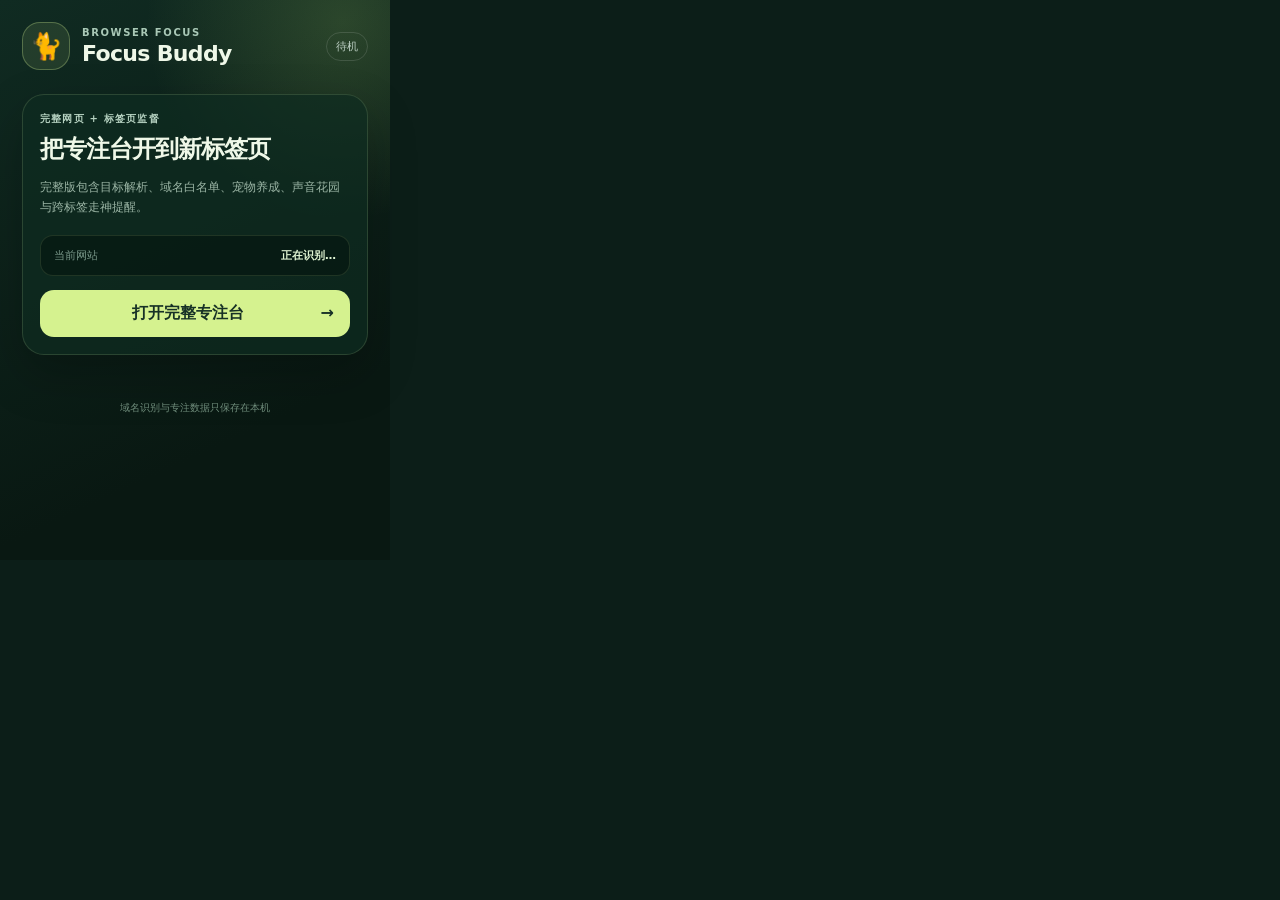
<file: browser_extension_standalone/popup.html>
<!doctype html>
<html lang="zh-CN">
  <head>
    <meta charset="utf-8" />
    <meta name="viewport" content="width=device-width, initial-scale=1" />
    <title>Focus Buddy</title>
    <link rel="stylesheet" href="popup.css" />
  </head>
  <body>
    <main>
      <header>
        <div class="brand-cat">🐈</div>
        <div>
          <p class="eyebrow">BROWSER FOCUS</p>
          <h1>Focus Buddy</h1>
        </div>
        <span id="status-pill">待机</span>
      </header>

      <section id="launcher">
        <p class="launcher-kicker">完整网页 + 标签页监督</p>
        <h2>把专注台开到新标签页</h2>
        <p class="launcher-copy">
          完整版包含目标解析、域名白名单、宠物养成、声音花园与跨标签走神提醒。
        </p>
        <div class="current-site">
          <span>当前网站</span>
          <b id="current-domain">正在识别…</b>
        </div>
        <button id="open-focus" class="primary">打开完整专注台 <span>→</span></button>
      </section>

      <section id="session" hidden>
        <p id="session-goal" class="session-goal"></p>
        <div id="timer" class="timer">25:00</div>
        <p id="domain-summary" class="domain-summary"></p>
        <div class="stats">
          <span>偏航 <b id="drifts">0</b></span>
          <span>猫币 <b id="coins">0</b></span>
          <span>累计 <b id="total-minutes">0</b> 分钟</span>
        </div>
        <button id="open-session" class="primary secondary-primary">查看完整专注台</button>
        <div class="actions">
          <button id="pause">暂停</button>
          <button id="stop" class="danger">结束</button>
        </div>
      </section>

      <p id="message" role="status"></p>
      <footer>域名识别与专注数据只保存在本机</footer>
    </main>
    <script src="popup.js"></script>
  </body>
</html>
</file>
<file: browser_extension_standalone/popup.css>
:root {
  color-scheme: dark;
  font-family: Inter, "Microsoft YaHei", system-ui, sans-serif;
  color: #eff8e8;
  background: #0c1e18;
}

* { box-sizing: border-box; }

body {
  width: 390px;
  min-height: 560px;
  margin: 0;
  background:
    radial-gradient(circle at 88% 4%, rgba(190, 235, 116, 0.17), transparent 31%),
    linear-gradient(155deg, #102b22, #091812 74%);
}

main { padding: 22px; }

header {
  display: grid;
  grid-template-columns: auto 1fr auto;
  align-items: center;
  gap: 12px;
  margin-bottom: 24px;
}

.brand-cat {
  display: grid;
  width: 48px;
  height: 48px;
  place-items: center;
  border: 1px solid rgba(218, 246, 151, 0.28);
  border-radius: 18px;
  background: rgba(218, 246, 151, 0.1);
  font-size: 26px;
}

.eyebrow {
  margin: 0 0 3px;
  color: #a9c8b6;
  font-size: 10px;
  font-weight: 800;
  letter-spacing: 0.16em;
}

h1 { margin: 0; font-size: 22px; letter-spacing: -0.03em; }

#status-pill {
  padding: 6px 9px;
  border: 1px solid rgba(255, 255, 255, 0.13);
  border-radius: 999px;
  color: #bdd0c4;
  font-size: 11px;
}

section {
  padding: 17px;
  border: 1px solid rgba(221, 247, 169, 0.14);
  border-radius: 22px;
  background: rgba(14, 43, 33, 0.72);
  box-shadow: 0 20px 50px rgba(0, 0, 0, 0.22);
}

.launcher-kicker { margin: 0 0 7px; color: #b5d1c0; font-size: 10px; font-weight: 800; letter-spacing: .12em; }
h2 { margin: 0; font-size: 24px; letter-spacing: -.04em; }
.launcher-copy { margin: 12px 0 17px; color: #9ab4a4; font-size: 12px; line-height: 1.7; }
.current-site {
  display: flex;
  margin-bottom: 14px;
  padding: 12px 13px;
  justify-content: space-between;
  gap: 15px;
  border: 1px solid rgba(205, 235, 154, 0.12);
  border-radius: 13px;
  background: rgba(4, 19, 14, 0.55);
  font-size: 11px;
}
.current-site span { color: #799789; }
.current-site b { max-width: 220px; overflow: hidden; color: #dff3d2; text-overflow: ellipsis; white-space: nowrap; }

button {
  border: 0;
  cursor: pointer;
  font: inherit;
  font-weight: 800;
}

.primary {
  width: 100%;
  padding: 13px 16px;
  border-radius: 14px;
  background: #d5f28f;
  color: #173126;
}
.primary span { float: right; }

.primary:hover { background: #e4faa9; transform: translateY(-1px); }

.session-goal { margin: 0; color: #c9dacd; line-height: 1.55; }
.timer { margin: 20px 0 8px; color: #e4f9a8; font-size: 58px; font-weight: 850; letter-spacing: -0.07em; }
.domain-summary { color: #91ad9c; font-size: 12px; line-height: 1.5; }

.stats {
  display: grid;
  grid-template-columns: repeat(3, 1fr);
  gap: 7px;
  margin: 18px 0;
}

.stats span {
  padding: 10px 6px;
  border-radius: 12px;
  background: rgba(255, 255, 255, 0.045);
  color: #9db5a6;
  text-align: center;
  font-size: 10px;
}

.stats b { display: block; margin-top: 4px; color: #f4f8ed; font-size: 14px; }
.secondary-primary { margin: 4px 0 10px; background: #b9dc7a; }
.actions { display: grid; grid-template-columns: 1fr 1fr; gap: 9px; }
.actions button { padding: 11px; border-radius: 12px; background: #294a3c; color: #eff8e8; }
.actions .danger { background: #4d2d2d; color: #ffceca; }

#message { min-height: 20px; margin: 12px 2px 0; color: #f4c77f; font-size: 12px; }
footer { margin-top: 14px; color: #6f8c7b; text-align: center; font-size: 10px; }
</file>
